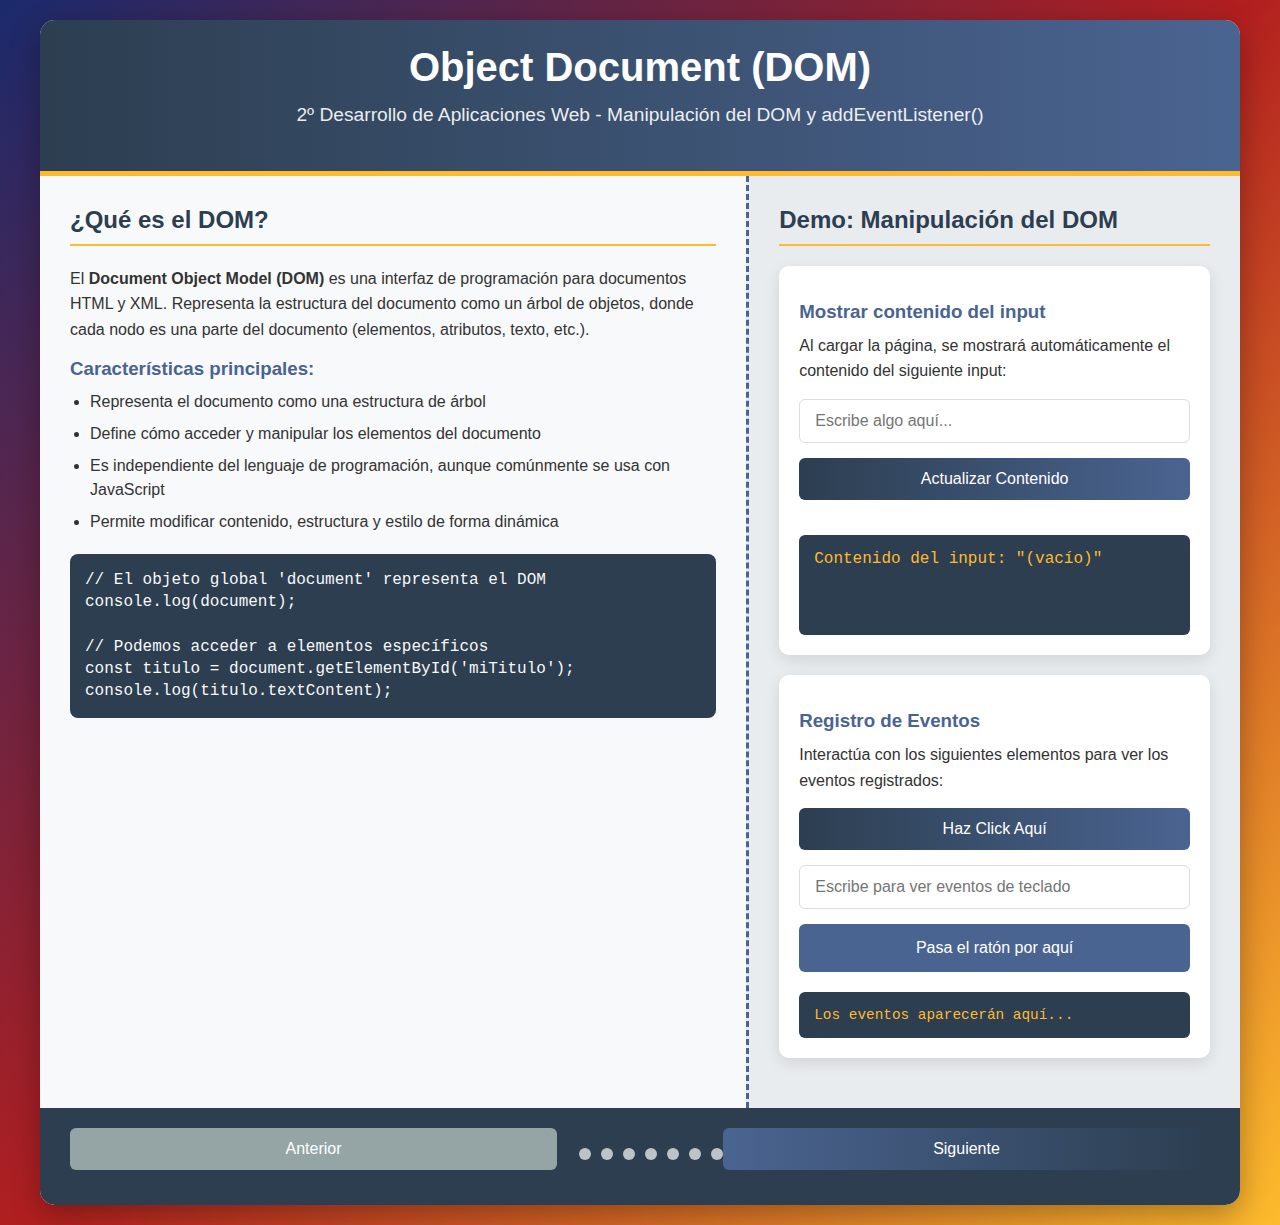
<file: index.html>
<!DOCTYPE html>
<html lang="es">
<head>
    <meta charset="UTF-8">
    <meta name="viewport" content="width=device-width, initial-scale=1.0">
    <title>Object Document (DOM) - 2º DAW</title>
    <style>
        * {
            margin: 0;
            padding: 0;
            box-sizing: border-box;
            font-family: 'Segoe UI', Tahoma, Geneva, Verdana, sans-serif;
        }
        
        body {
            background: linear-gradient(135deg, #1a2a6c, #b21f1f, #fdbb2d);
            color: #333;
            min-height: 100vh;
            padding: 20px;
        }
        
        .container {
            max-width: 1200px;
            margin: 0 auto;
            background-color: rgba(255, 255, 255, 0.95);
            border-radius: 15px;
            box-shadow: 0 10px 30px rgba(0, 0, 0, 0.3);
            overflow: hidden;
        }
        
        header {
            background: linear-gradient(to right, #2c3e50, #4a6491);
            color: white;
            padding: 25px;
            text-align: center;
            border-bottom: 5px solid #fdbb2d;
        }
        
        h1 {
            font-size: 2.5rem;
            margin-bottom: 10px;
        }
        
        .subtitle {
            font-size: 1.2rem;
            opacity: 0.9;
        }
        
        .content {
            display: flex;
            min-height: 600px;
        }
        
        .slides-container {
            flex: 3;
            padding: 30px;
            background-color: #f8f9fa;
            overflow-y: auto;
        }
        
        .demo-container {
            flex: 2;
            padding: 30px;
            background-color: #e9ecef;
            border-left: 3px dashed #4a6491;
        }
        
        .slide {
            display: none;
            animation: fadeIn 0.5s ease;
        }
        
        .slide.active {
            display: block;
        }
        
        h2 {
            color: #2c3e50;
            margin-bottom: 20px;
            padding-bottom: 10px;
            border-bottom: 2px solid #fdbb2d;
        }
        
        h3 {
            color: #4a6491;
            margin: 15px 0 10px;
        }
        
        p {
            line-height: 1.6;
            margin-bottom: 15px;
        }
        
        ul, ol {
            margin-left: 20px;
            margin-bottom: 20px;
        }
        
        li {
            margin-bottom: 8px;
            line-height: 1.5;
        }
        
        code {
            background-color: #2c3e50;
            color: #fdbb2d;
            padding: 2px 6px;
            border-radius: 4px;
            font-family: 'Courier New', monospace;
        }
        
        .code-block {
            background-color: #2c3e50;
            color: #f8f9fa;
            padding: 15px;
            border-radius: 8px;
            margin: 15px 0;
            overflow-x: auto;
            font-family: 'Courier New', monospace;
            line-height: 1.4;
        }
        
        .demo-box {
            background-color: white;
            padding: 20px;
            border-radius: 10px;
            box-shadow: 0 5px 15px rgba(0, 0, 0, 0.1);
            margin-bottom: 20px;
        }
        
        input, button {
            padding: 12px 15px;
            border-radius: 6px;
            border: 1px solid #ddd;
            font-size: 1rem;
            width: 100%;
            margin-bottom: 15px;
        }
        
        button {
            background: linear-gradient(to right, #2c3e50, #4a6491);
            color: white;
            border: none;
            cursor: pointer;
            transition: all 0.3s;
        }
        
        button:hover {
            transform: translateY(-2px);
            box-shadow: 0 5px 10px rgba(0, 0, 0, 0.2);
        }
        
        .output {
            background-color: #2c3e50;
            color: #fdbb2d;
            padding: 15px;
            border-radius: 6px;
            min-height: 100px;
            margin-top: 20px;
            font-family: 'Courier New', monospace;
            white-space: pre-wrap;
        }
        
        .navigation {
            display: flex;
            justify-content: space-between;
            padding: 20px 30px;
            background-color: #2c3e50;
        }
        
        .nav-btn {
            background: linear-gradient(to right, #4a6491, #2c3e50);
            color: white;
            border: none;
            padding: 12px 25px;
            border-radius: 6px;
            cursor: pointer;
            font-size: 1rem;
            transition: all 0.3s;
        }
        
        .nav-btn:hover {
            background: linear-gradient(to right, #fdbb2d, #b21f1f);
            transform: translateY(-2px);
        }
        
        .nav-btn:disabled {
            background: #95a5a6;
            cursor: not-allowed;
            transform: none;
        }
        
        .slide-indicators {
            display: flex;
            justify-content: center;
            gap: 10px;
            margin-top: 20px;
        }
        
        .indicator {
            width: 12px;
            height: 12px;
            border-radius: 50%;
            background-color: #bdc3c7;
            cursor: pointer;
        }
        
        .indicator.active {
            background-color: #2c3e50;
        }
        
        @keyframes fadeIn {
            from { opacity: 0; }
            to { opacity: 1; }
        }
        
        .event-log {
            background-color: #2c3e50;
            color: #fdbb2d;
            padding: 15px;
            border-radius: 6px;
            margin-top: 20px;
            max-height: 200px;
            overflow-y: auto;
            font-family: 'Courier New', monospace;
            font-size: 0.9rem;
        }
        
        .event-item {
            margin-bottom: 5px;
            padding-bottom: 5px;
            border-bottom: 1px solid rgba(253, 187, 45, 0.2);
        }
        
        @media (max-width: 900px) {
            .content {
                flex-direction: column;
            }
            
            .demo-container {
                border-left: none;
                border-top: 3px dashed #4a6491;
            }
        }
    </style>
</head>
<body>
    <div class="container">
        <header>
            <h1>Object Document (DOM)</h1>
            <p class="subtitle">2º Desarrollo de Aplicaciones Web - Manipulación del DOM y addEventListener()</p>
        </header>
        
        <div class="content">
            <div class="slides-container">
                <!-- Diapositiva 1 -->
                <div class="slide active" id="slide1">
                    <h2>¿Qué es el DOM?</h2>
                    <p>El <strong>Document Object Model (DOM)</strong> es una interfaz de programación para documentos HTML y XML. Representa la estructura del documento como un árbol de objetos, donde cada nodo es una parte del documento (elementos, atributos, texto, etc.).</p>
                    
                    <h3>Características principales:</h3>
                    <ul>
                        <li>Representa el documento como una estructura de árbol</li>
                        <li>Define cómo acceder y manipular los elementos del documento</li>
                        <li>Es independiente del lenguaje de programación, aunque comúnmente se usa con JavaScript</li>
                        <li>Permite modificar contenido, estructura y estilo de forma dinámica</li>
                    </ul>
                    
                    <div class="code-block">
                        // El objeto global 'document' representa el DOM<br>
                        console.log(document);<br>
                        <br>
                        // Podemos acceder a elementos específicos<br>
                        const titulo = document.getElementById('miTitulo');<br>
                        console.log(titulo.textContent);
                    </div>
                </div>
                
                <!-- Diapositiva 2 -->
                <div class="slide" id="slide2">
                    <h2>Carga del DOM</h2>
                    <p>Es importante esperar a que el DOM esté completamente cargado antes de intentar manipularlo. De lo contrario, nuestros scripts podrían intentar acceder a elementos que aún no existen.</p>
                    
                    <h3>Evento DOMContentLoaded</h3>
                    <p>Este evento se dispara cuando el documento HTML inicial ha sido completamente cargado y parseado, sin esperar a hojas de estilo, imágenes y subframes.</p>
                    
                    <div class="code-block">
                        // Forma correcta: esperar a que el DOM esté listo<br>
                        document.addEventListener('DOMContentLoaded', function() {<br>
                        &nbsp;&nbsp;// Aquí podemos manipular el DOM con seguridad<br>
                        &nbsp;&nbsp;console.log('El DOM está listo!');<br>
                        &nbsp;&nbsp;mostrarContenidoInput();<br>
                        });
                    </div>
                    
                    <h3>Alternativas:</h3>
                    <ul>
                        <li><code>window.onload</code> - Se ejecuta cuando toda la página ha cargado (incluyendo imágenes)</li>
                        <li>Colocar los scripts al final del body</li>
                        <li>Usar el atributo <code>defer</code> en la etiqueta script</li>
                    </ul>
                </div>
                
                <!-- Diapositiva 3 -->
                <div class="slide" id="slide3">
                    <h2>Selección de Elementos</h2>
                    <p>JavaScript proporciona varios métodos para seleccionar elementos del DOM:</p>
                    
                    <h3>Métodos principales:</h3>
                    <ul>
                        <li><code>document.getElementById(id)</code> - Selecciona un elemento por su ID</li>
                        <li><code>document.querySelector(selector)</code> - Selecciona el primer elemento que coincida con el selector CSS</li>
                        <li><code>document.querySelectorAll(selector)</code> - Selecciona todos los elementos que coincidan con el selector CSS</li>
                        <li><code>document.getElementsByClassName(clase)</code> - Selecciona elementos por clase</li>
                        <li><code>document.getElementsByTagName(etiqueta)</code> - Selecciona elementos por nombre de etiqueta</li>
                    </ul>
                    
                    <div class="code-block">
                        // Diferentes formas de seleccionar elementos<br>
                        const elemento1 = document.getElementById('miId');<br>
                        const elemento2 = document.querySelector('.miClase');<br>
                        const elementos = document.querySelectorAll('p');<br>
                        <br>
                        // Podemos encadenar selectores<br>
                        const inputEspecial = document.querySelector('form input[type="text"]');
                    </div>
                </div>
                
                <!-- Diapositiva 4 -->
                <div class="slide" id="slide4">
                    <h2>Manipulación de Contenido</h2>
                    <p>Una vez seleccionados los elementos, podemos modificar su contenido y atributos:</p>
                    
                    <h3>Propiedades útiles:</h3>
                    <ul>
                        <li><code>textContent</code> - Obtiene o establece el contenido de texto</li>
                        <li><code>innerHTML</code> - Obtiene o establece el contenido HTML</li>
                        <li><code>value</code> - Obtiene o establece el valor de elementos de formulario</li>
                        <li><code>setAttribute(nombre, valor)</code> - Establece un atributo</li>
                        <li><code>getAttribute(nombre)</code> - Obtiene el valor de un atributo</li>
                    </ul>
                    
                    <div class="code-block">
                        // Modificar contenido de texto<br>
                        elemento.textContent = 'Nuevo texto';<br>
                        <br>
                        // Modificar contenido HTML (cuidado con seguridad)<br>
                        elemento.innerHTML = '&lt;strong&gt;Texto en negrita&lt;/strong&gt;';<br>
                        <br>
                        // Obtener valor de un input<br>
                        const valorInput = document.getElementById('miInput').value;<br>
                        <br>
                        // Cambiar atributos<br>
                        imagen.setAttribute('src', 'nueva-imagen.jpg');
                    </div>
                </div>
                
                <!-- Diapositiva 5 -->
                <div class="slide" id="slide5">
                    <h2>addEventListener()</h2>
                    <p>El método <code>addEventListener()</code> permite registrar un manejador de eventos para un elemento específico. Es la forma moderna y recomendada de manejar eventos en JavaScript.</p>
                    
                    <h3>Sintaxis:</h3>
                    <div class="code-block">
                        elemento.addEventListener(tipo, manejador, opciones);
                    </div>
                    
                    <h3>Ventajas:</h3>
                    <ul>
                        <li>Permite múltiples manejadores para el mismo evento</li>
                        <li>Ofrece más control sobre la fase de propagación (captura/burbuja)</li>
                        <li>Mejor separación entre estructura (HTML) y comportamiento (JavaScript)</li>
                        <li>Más fácil de mantener y depurar</li>
                    </ul>
                    
                    <div class="code-block">
                        // Ejemplo básico<br>
                        boton.addEventListener('click', function() {<br>
                        &nbsp;&nbsp;alert('Botón clickeado!');<br>
                        });<br>
                        <br>
                        // Con función nombrada (mejor para remover eventos)<br>
                        function manejarClick() {<br>
                        &nbsp;&nbsp;console.log('Click manejado');<br>
                        }<br>
                        boton.addEventListener('click', manejarClick);
                    </div>
                </div>
                
                <!-- Diapositiva 6 -->
                <div class="slide" id="slide6">
                    <h2>Tipos de Eventos Comunes</h2>
                    <p>Existen muchos tipos de eventos que podemos escuchar. Estos son algunos de los más utilizados:</p>
                    
                    <h3>Eventos de ratón:</h3>
                    <ul>
                        <li><code>click</code> - Clic en un elemento</li>
                        <li><code>dblclick</code> - Doble clic</li>
                        <li><code>mouseover</code> - Ratón sobre un elemento</li>
                        <li><code>mouseout</code> - Ratón sale de un elemento</li>
                    </ul>
                    
                    <h3>Eventos de teclado:</h3>
                    <ul>
                        <li><code>keydown</code> - Tecla presionada</li>
                        <li><code>keyup</code> - Tecla liberada</li>
                        <li><code>keypress</code> - Tecla presionada y liberada</li>
                    </ul>
                    
                    <h3>Eventos de formulario:</h3>
                    <ul>
                        <li><code>submit</code> - Formulario enviado</li>
                        <li><code>change</code> - Valor de elemento cambiado</li>
                        <li><code>input</code> - Entrada de usuario en elemento de formulario</li>
                        <li><code>focus</code> - Elemento recibe foco</li>
                        <li><code>blur</code> - Elemento pierde foco</li>
                    </ul>
                </div>
                
                <!-- Diapositiva 7 -->
                <div class="slide" id="slide7">
                    <h2>Objeto Event</h2>
                    <p>Cuando se produce un evento, el navegador crea un objeto <code>Event</code> que contiene información sobre el mismo. Este objeto se pasa automáticamente a la función manejadora.</p>
                    
                    <h3>Propiedades útiles del objeto Event:</h3>
                    <ul>
                        <li><code>target</code> - Elemento que desencadenó el evento</li>
                        <li><code>currentTarget</code> - Elemento que tiene el manejador del evento</li>
                        <li><code>type</code> - Tipo de evento ('click', 'keydown', etc.)</li>
                        <li><code>key</code> - Tecla presionada (para eventos de teclado)</li>
                        <li><code>preventDefault()</code> - Cancela el comportamiento por defecto</li>
                        <li><code>stopPropagation()</code> - Detiene la propagación del evento</li>
                    </ul>
                    
                    <div class="code-block">
                        // Usando el objeto event<br>
                        enlace.addEventListener('click', function(evento) {<br>
                        &nbsp;&nbsp;// Prevenir que el enlace navegue<br>
                        &nbsp;&nbsp;evento.preventDefault();<br>
                        &nbsp;&nbsp;<br>
                        &nbsp;&nbsp;// Saber qué elemento fue clickeado<br>
                        &nbsp;&nbsp;console.log('Elemento clickeado:', evento.target);<br>
                        &nbsp;&nbsp;<br>
                        &nbsp;&nbsp;// Saber qué tecla se presionó (si es evento de teclado)<br>
                        &nbsp;&nbsp;console.log('Tecla:', evento.key);<br>
                        });
                    </div>
                </div>
                
                <!-- Diapositiva 8 -->
                <div class="slide" id="slide8">
                    <h2>Ejemplo Completo: Demo Interactiva</h2>
                    <p>En la siguiente diapositiva veremos una demostración práctica que combina todos los conceptos explicados:</p>
                    
                    <h3>Lo que hace nuestra demo:</h3>
                    <ol>
                        <li>Espera a que el DOM esté completamente cargado</li>
                        <li>Muestra automáticamente el contenido de un input al cargar</li>
                        <li>Permite actualizar el contenido mostrado</li>
                        <li>Registra eventos de diferentes tipos</li>
                        <li>Muestra información sobre los eventos en tiempo real</li>
                    </ol>
                    
                    <h3>Conceptos aplicados:</h3>
                    <ul>
                        <li><code>DOMContentLoaded</code></li>
                        <li>Selección de elementos con <code>querySelector</code></li>
                        <li>Manipulación de contenido con <code>textContent</code> e <code>innerHTML</code></li>
                        <li>Uso de <code>addEventListener</code> para múltiples eventos</li>
                        <li>Manejo del objeto <code>Event</code></li>
                    </ul>
                </div>
            </div>
            
            <div class="demo-container">
                <h2>Demo: Manipulación del DOM</h2>
                
                <div class="demo-box">
                    <h3>Mostrar contenido del input</h3>
                    <p>Al cargar la página, se mostrará automáticamente el contenido del siguiente input:</p>
                    
                    <input type="text" id="demoInput" placeholder="Escribe algo aquí...">
                    <button id="updateBtn">Actualizar Contenido</button>
                    
                    <div class="output" id="contentOutput">
                        El contenido aparecerá aquí...
                    </div>
                </div>
                
                <div class="demo-box">
                    <h3>Registro de Eventos</h3>
                    <p>Interactúa con los siguientes elementos para ver los eventos registrados:</p>
                    
                    <button id="clickBtn">Haz Click Aquí</button>
                    <input type="text" id="keyInput" placeholder="Escribe para ver eventos de teclado">
                    <div id="hoverArea" style="padding: 15px; background-color: #4a6491; color: white; text-align: center; border-radius: 6px; cursor: pointer;">
                        Pasa el ratón por aquí
                    </div>
                    
                    <div class="event-log" id="eventLog">
                        Los eventos aparecerán aquí...
                    </div>
                </div>
            </div>
        </div>
        
        <div class="navigation">
            <button class="nav-btn" id="prevBtn" disabled>Anterior</button>
            
            <div class="slide-indicators">
                <div class="indicator active" data-slide="1"></div>
                <div class="indicator" data-slide="2"></div>
                <div class="indicator" data-slide="3"></div>
                <div class="indicator" data-slide="4"></div>
                <div class="indicator" data-slide="5"></div>
                <div class="indicator" data-slide="6"></div>
                <div class="indicator" data-slide="7"></div>
                <div class="indicator" data-slide="8"></div>
            </div>
            
            <button class="nav-btn" id="nextBtn">Siguiente</button>
        </div>
    </div>

    <script>
        // Esperar a que el DOM esté completamente cargado
        document.addEventListener('DOMContentLoaded', function() {
            // ========== CONFIGURACIÓN DE LA PRESENTACIÓN ==========
            const slides = document.querySelectorAll('.slide');
            const indicators = document.querySelectorAll('.indicator');
            const prevBtn = document.getElementById('prevBtn');
            const nextBtn = document.getElementById('nextBtn');
            let currentSlide = 0;
            
            // Función para mostrar una diapositiva específica
            function showSlide(index) {
                // Ocultar todas las diapositivas
                slides.forEach(slide => slide.classList.remove('active'));
                indicators.forEach(indicator => indicator.classList.remove('active'));
                
                // Mostrar la diapositiva actual
                slides[index].classList.add('active');
                indicators[index].classList.add('active');
                
                // Actualizar estado de los botones
                prevBtn.disabled = index === 0;
                nextBtn.disabled = index === slides.length - 1;
                
                currentSlide = index;
            }
            
            // Event listeners para navegación
            prevBtn.addEventListener('click', () => {
                if (currentSlide > 0) {
                    showSlide(currentSlide - 1);
                }
            });
            
            nextBtn.addEventListener('click', () => {
                if (currentSlide < slides.length - 1) {
                    showSlide(currentSlide + 1);
                }
            });
            
            // Event listeners para indicadores
            indicators.forEach((indicator, index) => {
                indicator.addEventListener('click', () => {
                    showSlide(index);
                });
            });
            
            // ========== DEMO: MANIPULACIÓN DEL DOM ==========
            const demoInput = document.getElementById('demoInput');
            const updateBtn = document.getElementById('updateBtn');
            const contentOutput = document.getElementById('contentOutput');
            const eventLog = document.getElementById('eventLog');
            
            // Función para mostrar el contenido del input
            function mostrarContenidoInput() {
                const contenido = demoInput.value || '(vacío)';
                contentOutput.textContent = `Contenido del input: "${contenido}"`;
            }
            
            // Mostrar contenido al cargar la página
            mostrarContenidoInput();
            
            // Actualizar contenido cuando se hace clic en el botón
            updateBtn.addEventListener('click', mostrarContenidoInput);
            
            // ========== DEMO: REGISTRO DE EVENTOS ==========
            const clickBtn = document.getElementById('clickBtn');
            const keyInput = document.getElementById('keyInput');
            const hoverArea = document.getElementById('hoverArea');
            
            // Función para registrar eventos en el log
            function logEvent(event) {
                const timestamp = new Date().toLocaleTimeString();
                const eventType = event.type;
                let eventDetails = '';
                
                // Información específica según el tipo de evento
                if (event.type === 'keydown' || event.type === 'keyup') {
                    eventDetails = ` - Tecla: "${event.key}"`;
                } else if (event.type === 'click') {
                    eventDetails = ` - Elemento: ${event.target.id || event.target.tagName}`;
                } else if (event.type.startsWith('mouse')) {
                    eventDetails = ` - Coordenadas: (${event.clientX}, ${event.clientY})`;
                }
                
                const logEntry = document.createElement('div');
                logEntry.className = 'event-item';
                logEntry.textContent = `[${timestamp}] ${eventType}${eventDetails}`;
                
                eventLog.prepend(logEntry);
                
                // Limitar el número de entradas en el log
                if (eventLog.children.length > 10) {
                    eventLog.removeChild(eventLog.lastChild);
                }
            }
            
            // Registrar eventos para el botón de clic
            clickBtn.addEventListener('click', logEvent);
            
            // Registrar eventos para el área de hover
            hoverArea.addEventListener('mouseover', logEvent);
            hoverArea.addEventListener('mouseout', logEvent);
            hoverArea.addEventListener('mousemove', logEvent);
            
            // Registrar eventos para el input de teclado
            keyInput.addEventListener('keydown', logEvent);
            keyInput.addEventListener('keyup', logEvent);
            keyInput.addEventListener('focus', logEvent);
            keyInput.addEventListener('blur', logEvent);
            
            // Evento especial: cambiar color al hacer clic en el área de hover
            hoverArea.addEventListener('click', function() {
                const colors = ['#4a6491', '#b21f1f', '#fdbb2d', '#2c3e50', '#27ae60'];
                const randomColor = colors[Math.floor(Math.random() * colors.length)];
                this.style.backgroundColor = randomColor;
            });
        });
    </script>
</body>
</html>
</file>
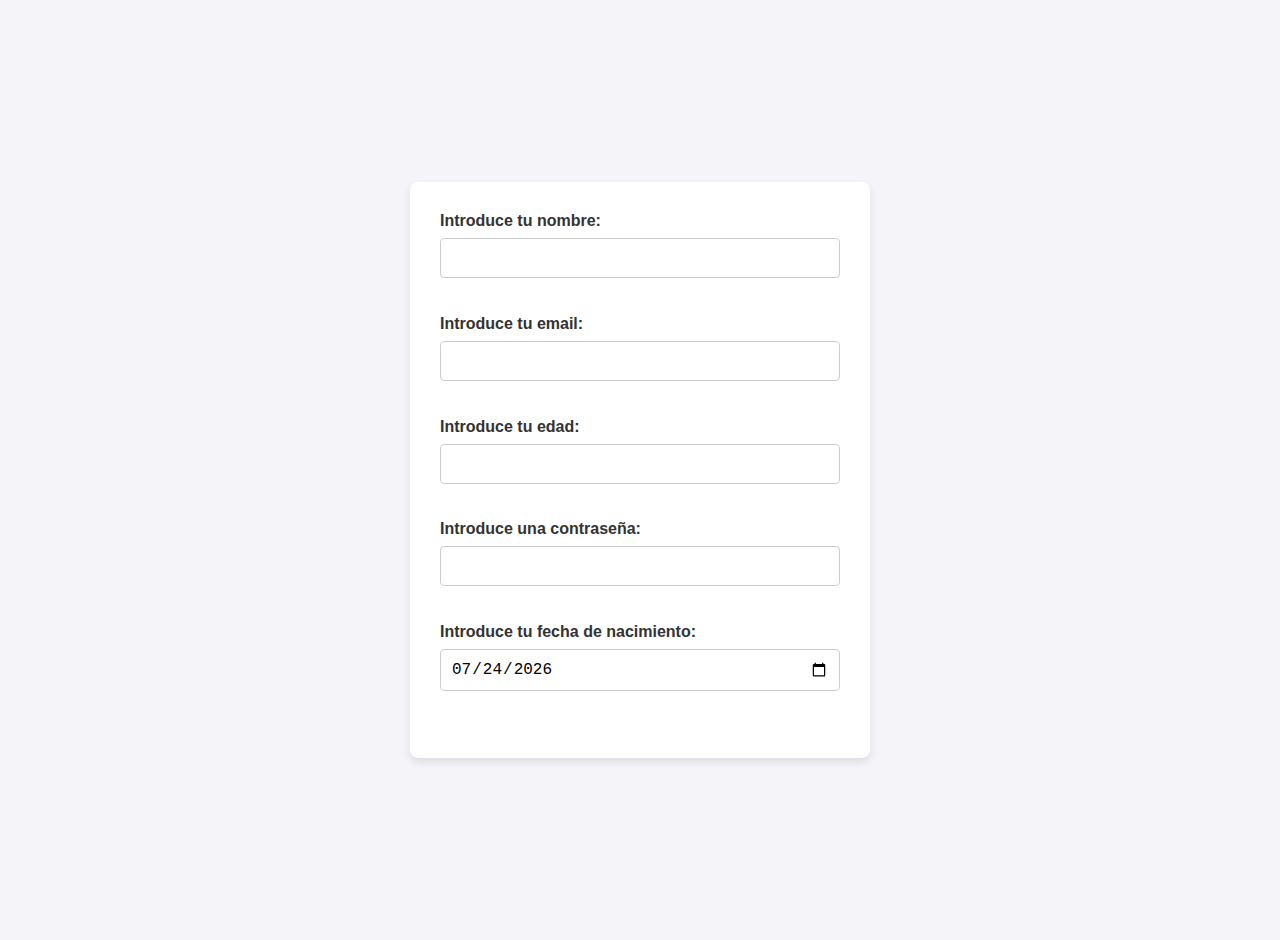
<file: form.html>
<!DOCTYPE html>
<html lang="en">
<head>
    <meta charset="UTF-8">
    <title>Ejercicio formulario</title>
    <link rel="stylesheet" href="assets/styles/form.css">
</head>
<body>

<form>
    <label for="name">Introduce tu nombre: </label>
    <input type="text" id="name">
    <span id="msgName" class="mensaje-validez"></span>

    <label for="email">Introduce tu email: </label>
    <input type="text" id="email">
    <span id="msgEmail" class="mensaje-validez"></span>

    <label for="age">Introduce tu edad: </label>
    <input type="number" id="age" min="18" max="99">
    <span id="msgAge" class="mensaje-validez"></span>

    <label for="password">Introduce una contraseña: </label>
    <input type="password" id="password">
    <span id="msgPassword" class="mensaje-validez"></span>

    <label for="birth">Introduce tu fecha de nacimiento: </label>
    <input type="date" id="birth"> <!--se le puede poner max y min a las fechas también-->
    <span id="msgBirth" class="mensaje-validez"></span>

</form>
<script src="assets/js/form.js"></script>
</body>
</html>

<!--campo de texto-->
<!--campo de número-->
<!--campo de email-->
<!--campo de password-->
<!--calendario-->
<!--cuando se cargue la pagina html, el calendario debe mostrar la fecha actual-->
</file>
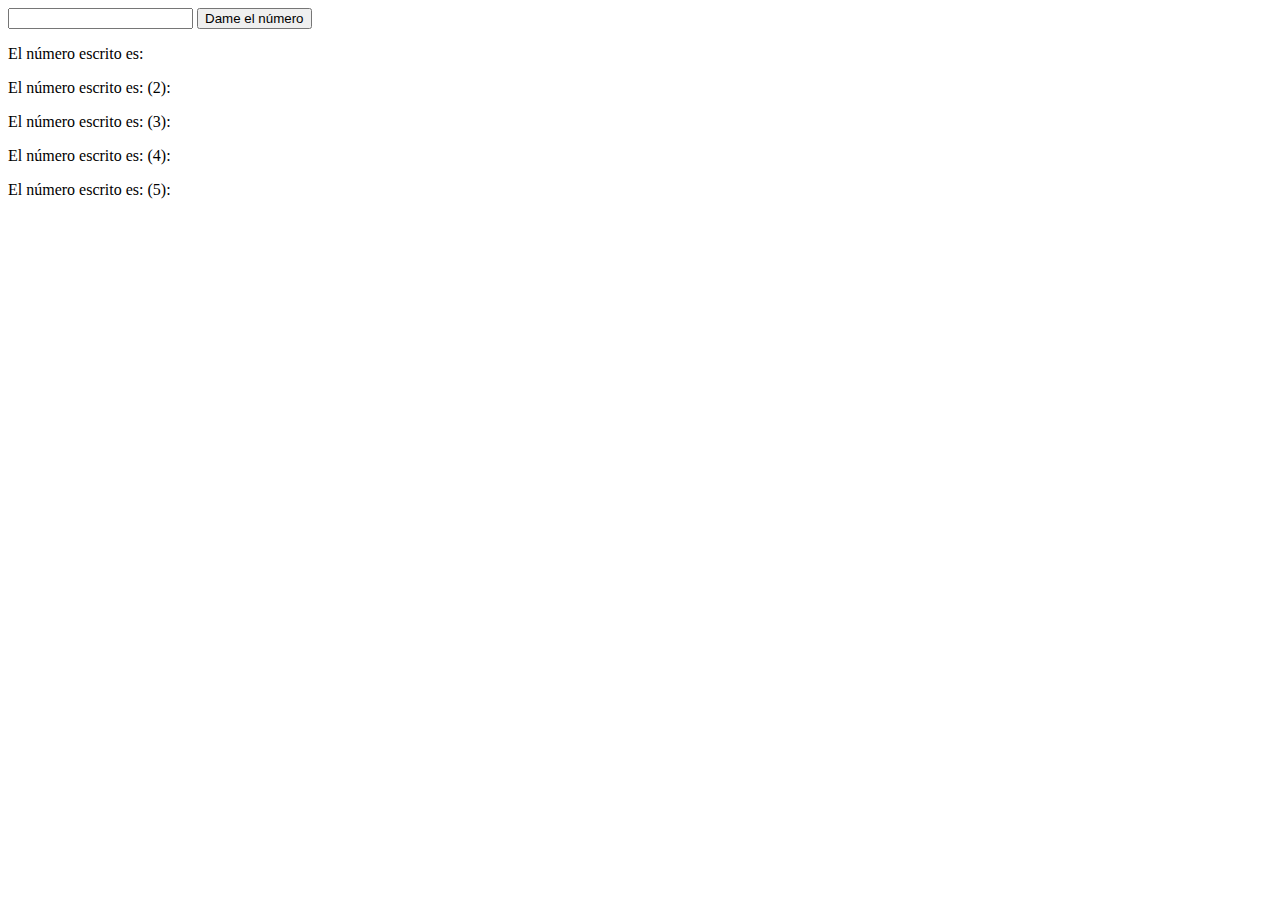
<file: helloworld.html>
<!DOCTYPE html>
<html lang="en">
<head>
    <meta charset="UTF-8">
    <link rel="stylesheet" href="assets/styles/helloworld.css">
    <title>Cómo leer datos de un campo desde JS</title>
</head>
<body>
<input type="text" id="aNumber">
<button id="boton">Dame el número</button>
<p id="1">El número escrito es:</p>
<p id="2">El número escrito es: (2):</p>
<p id="3">El número escrito es: (3):</p>
<p id="4">El número escrito es: (4):</p>
<p id="5">El número escrito es: (5):</p>
<script src="assets/js/helloworld.js"></script>
</body>
</html>
</file>
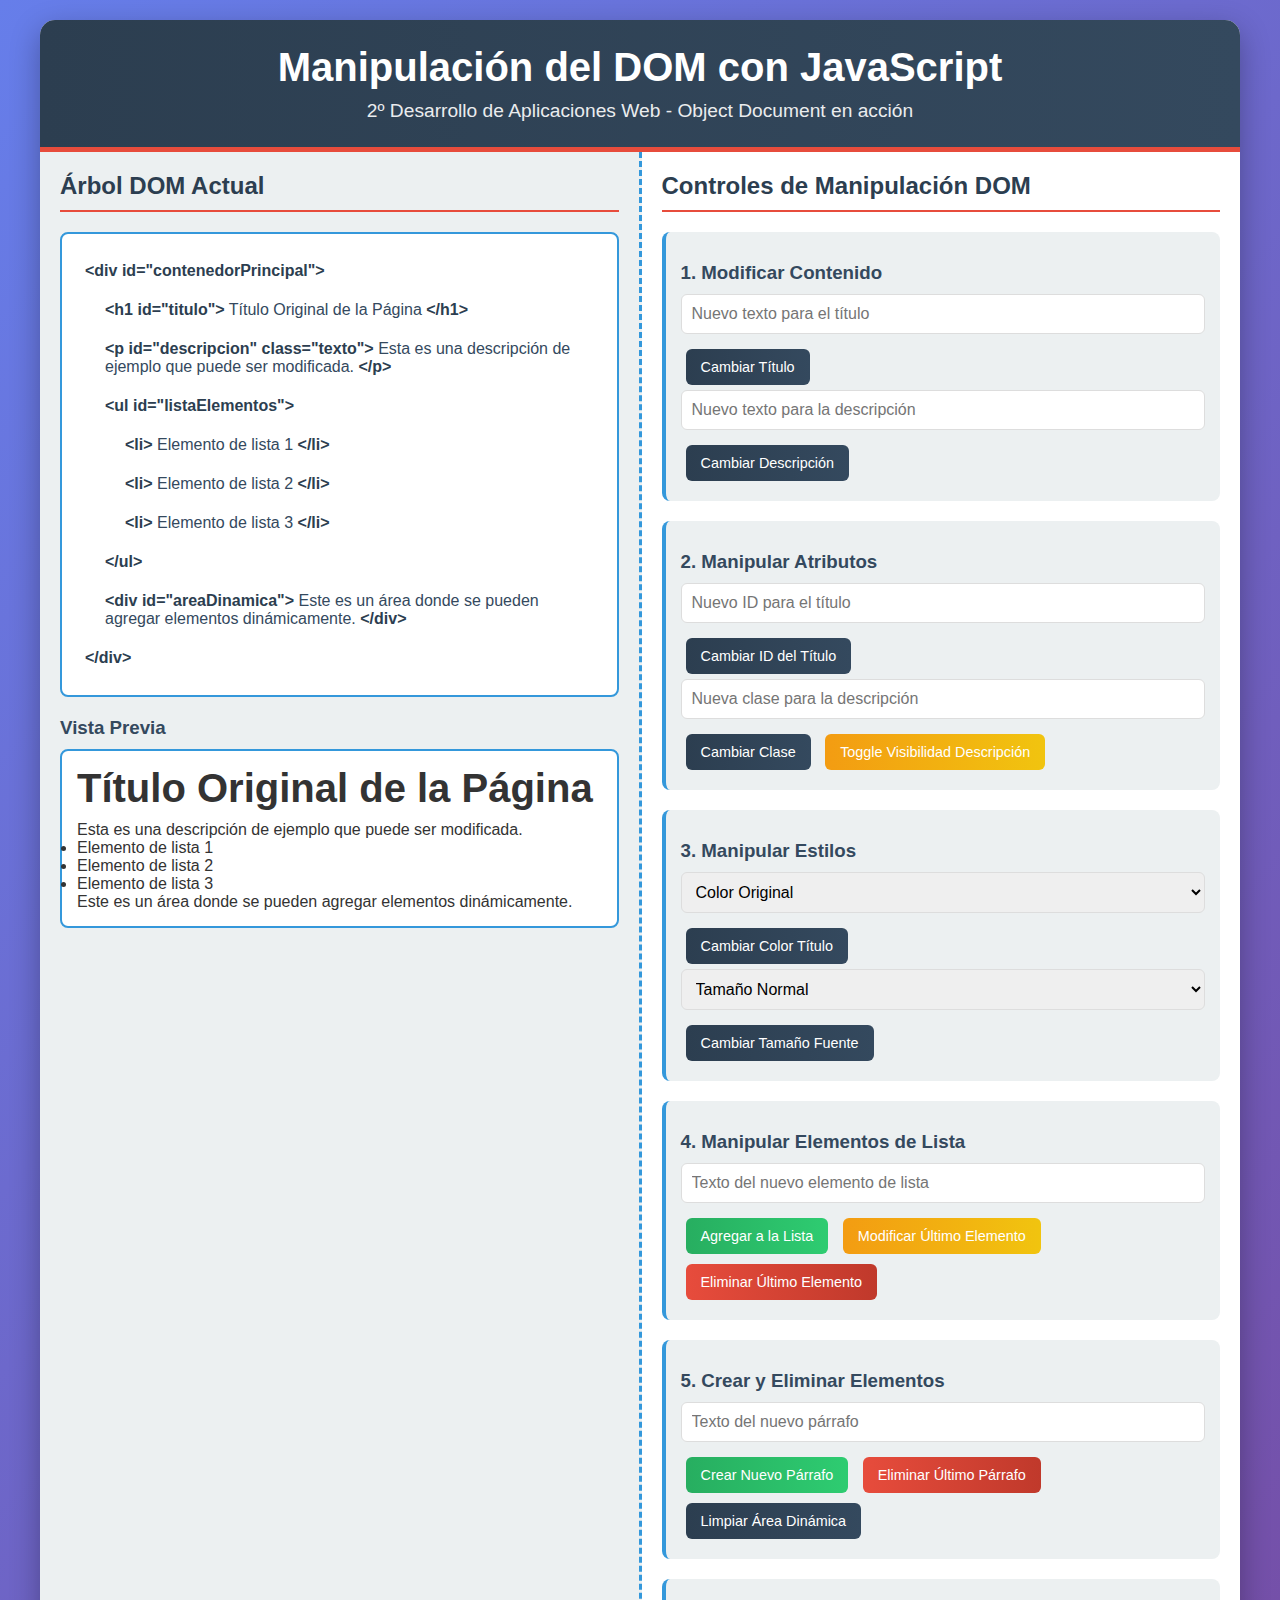
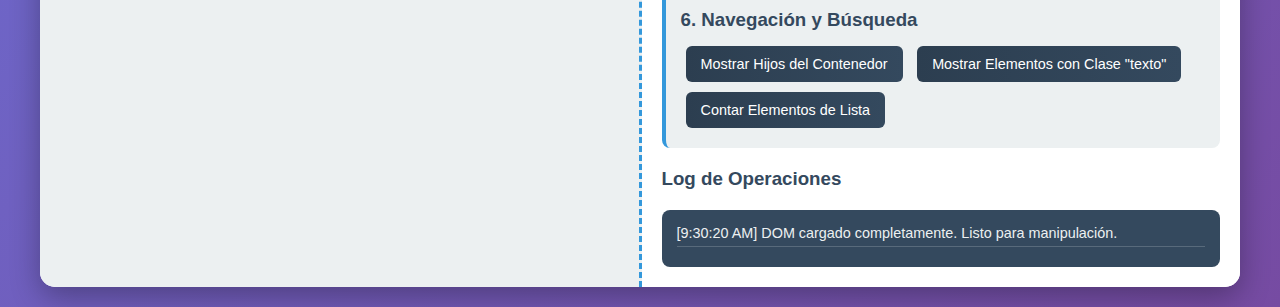
<file: index2.html>
<!DOCTYPE html>
<html lang="es">
<head>
    <meta charset="UTF-8">
    <meta name="viewport" content="width=device-width, initial-scale=1.0">
    <title>Manipulación del DOM - 2º DAW</title>
    <style>
        :root {
            --primary: #2c3e50;
            --secondary: #3498db;
            --accent: #e74c3c;
            --light: #ecf0f1;
            --dark: #34495e;
            --success: #27ae60;
            --warning: #f39c12;
        }
        
        * {
            margin: 0;
            padding: 0;
            box-sizing: border-box;
            font-family: 'Segoe UI', Tahoma, Geneva, Verdana, sans-serif;
        }
        
        body {
            background: linear-gradient(135deg, #667eea 0%, #764ba2 100%);
            color: #333;
            min-height: 100vh;
            padding: 20px;
        }
        
        .container {
            max-width: 1200px;
            margin: 0 auto;
            background-color: rgba(255, 255, 255, 0.95);
            border-radius: 15px;
            box-shadow: 0 10px 30px rgba(0, 0, 0, 0.3);
            overflow: hidden;
        }
        
        header {
            background: linear-gradient(to right, var(--primary), var(--dark));
            color: white;
            padding: 25px;
            text-align: center;
            border-bottom: 5px solid var(--accent);
        }
        
        h1 {
            font-size: 2.5rem;
            margin-bottom: 10px;
        }
        
        .subtitle {
            font-size: 1.2rem;
            opacity: 0.9;
        }
        
        .content {
            display: flex;
            min-height: 600px;
        }
        
        .dom-container {
            flex: 1;
            padding: 20px;
            background-color: var(--light);
            border-right: 3px dashed var(--secondary);
            overflow-y: auto;
        }
        
        .controls-container {
            flex: 1;
            padding: 20px;
            background-color: white;
            overflow-y: auto;
        }
        
        h2 {
            color: var(--primary);
            margin-bottom: 20px;
            padding-bottom: 10px;
            border-bottom: 2px solid var(--accent);
        }
        
        h3 {
            color: var(--dark);
            margin: 15px 0 10px;
        }
        
        .dom-tree {
            background-color: white;
            border: 2px solid var(--secondary);
            border-radius: 8px;
            padding: 15px;
            margin-bottom: 20px;
            min-height: 300px;
        }
        
        .element {
            margin: 5px 0;
            padding: 8px;
            border-radius: 4px;
            transition: all 0.3s;
        }
        
        .element.highlight {
            background-color: rgba(52, 152, 219, 0.2);
            border-left: 4px solid var(--secondary);
        }
        
        .element.modified {
            background-color: rgba(231, 76, 60, 0.1);
            border-left: 4px solid var(--accent);
        }
        
        .element.new {
            background-color: rgba(39, 174, 96, 0.1);
            border-left: 4px solid var(--success);
            animation: pulse 1s;
        }
        
        .tag {
            color: var(--primary);
            font-weight: bold;
        }
        
        .attribute {
            color: var(--accent);
        }
        
        .value {
            color: var(--success);
        }
        
        .content-text {
            color: var(--dark);
        }
        
        .control-group {
            background-color: var(--light);
            padding: 15px;
            border-radius: 8px;
            margin-bottom: 20px;
            border-left: 4px solid var(--secondary);
        }
        
        .btn {
            background: linear-gradient(to right, var(--primary), var(--dark));
            color: white;
            border: none;
            padding: 10px 15px;
            border-radius: 6px;
            cursor: pointer;
            margin: 5px;
            transition: all 0.3s;
            font-size: 0.9rem;
        }
        
        .btn:hover {
            transform: translateY(-2px);
            box-shadow: 0 5px 10px rgba(0, 0, 0, 0.2);
        }
        
        .btn-success {
            background: linear-gradient(to right, var(--success), #2ecc71);
        }
        
        .btn-warning {
            background: linear-gradient(to right, var(--warning), #f1c40f);
        }
        
        .btn-danger {
            background: linear-gradient(to right, var(--accent), #c0392b);
        }
        
        input, select {
            padding: 10px;
            border-radius: 6px;
            border: 1px solid #ddd;
            font-size: 1rem;
            width: 100%;
            margin-bottom: 10px;
        }
        
        .code-block {
            background-color: var(--dark);
            color: var(--light);
            padding: 15px;
            border-radius: 8px;
            margin: 15px 0;
            overflow-x: auto;
            font-family: 'Courier New', monospace;
            line-height: 1.4;
            font-size: 0.9rem;
        }
        
        .log {
            background-color: var(--dark);
            color: var(--light);
            padding: 15px;
            border-radius: 8px;
            margin-top: 20px;
            max-height: 200px;
            overflow-y: auto;
            font-family: 'Courier New', monospace;
            font-size: 0.9rem;
        }
        
        .log-item {
            margin-bottom: 5px;
            padding-bottom: 5px;
            border-bottom: 1px solid rgba(236, 240, 241, 0.2);
        }
        
        @keyframes pulse {
            0% { transform: scale(1); }
            50% { transform: scale(1.02); }
            100% { transform: scale(1); }
        }
        
        @media (max-width: 900px) {
            .content {
                flex-direction: column;
            }
            
            .dom-container {
                border-right: none;
                border-bottom: 3px dashed var(--secondary);
            }
        }
    </style>
</head>
<body>
    <div class="container">
        <header>
            <h1>Manipulación del DOM con JavaScript</h1>
            <p class="subtitle">2º Desarrollo de Aplicaciones Web - Object Document en acción</p>
        </header>
        
        <div class="content">
            <div class="dom-container">
                <h2>Árbol DOM Actual</h2>
                <div class="dom-tree" id="domTree">
                    <!-- Este contenido será generado dinámicamente -->
                    <div class="element">
                        <span class="tag">&lt;div id="contenedorPrincipal"&gt;</span>
                    </div>
                    <div class="element" style="margin-left: 20px;">
                        <span class="tag">&lt;h1 id="titulo"&gt;</span>
                        <span class="content-text">Título Original de la Página</span>
                        <span class="tag">&lt;/h1&gt;</span>
                    </div>
                    <div class="element" style="margin-left: 20px;">
                        <span class="tag">&lt;p id="descripcion" class="texto"&gt;</span>
                        <span class="content-text">Esta es una descripción de ejemplo que puede ser modificada.</span>
                        <span class="tag">&lt;/p&gt;</span>
                    </div>
                    <div class="element" style="margin-left: 20px;">
                        <span class="tag">&lt;ul id="listaElementos"&gt;</span>
                    </div>
                    <div class="element" style="margin-left: 40px;">
                        <span class="tag">&lt;li&gt;</span>
                        <span class="content-text">Elemento de lista 1</span>
                        <span class="tag">&lt;/li&gt;</span>
                    </div>
                    <div class="element" style="margin-left: 40px;">
                        <span class="tag">&lt;li&gt;</span>
                        <span class="content-text">Elemento de lista 2</span>
                        <span class="tag">&lt;/li&gt;</span>
                    </div>
                    <div class="element" style="margin-left: 40px;">
                        <span class="tag">&lt;li&gt;</span>
                        <span class="content-text">Elemento de lista 3</span>
                        <span class="tag">&lt;/li&gt;</span>
                    </div>
                    <div class="element" style="margin-left: 20px;">
                        <span class="tag">&lt;/ul&gt;</span>
                    </div>
                    <div class="element" style="margin-left: 20px;">
                        <span class="tag">&lt;div id="areaDinamica"&gt;</span>
                        <span class="content-text">Este es un área donde se pueden agregar elementos dinámicamente.</span>
                        <span class="tag">&lt;/div&gt;</span>
                    </div>
                    <div class="element">
                        <span class="tag">&lt;/div&gt;</span>
                    </div>
                </div>
                
                <h3>Vista Previa</h3>
                <div id="vistaPrevia" style="background: white; padding: 15px; border-radius: 8px; border: 2px solid #3498db;">
                    <div id="contenedorPrincipal">
                        <h1 id="titulo">Título Original de la Página</h1>
                        <p id="descripcion" class="texto">Esta es una descripción de ejemplo que puede ser modificada.</p>
                        <ul id="listaElementos">
                            <li>Elemento de lista 1</li>
                            <li>Elemento de lista 2</li>
                            <li>Elemento de lista 3</li>
                        </ul>
                        <div id="areaDinamica">
                            Este es un área donde se pueden agregar elementos dinámicamente.
                        </div>
                    </div>
                </div>
            </div>
            
            <div class="controls-container">
                <h2>Controles de Manipulación DOM</h2>
                
                <div class="control-group">
                    <h3>1. Modificar Contenido</h3>
                    <input type="text" id="nuevoTitulo" placeholder="Nuevo texto para el título">
                    <button class="btn" onclick="cambiarTitulo()">Cambiar Título</button>
                    
                    <input type="text" id="nuevaDescripcion" placeholder="Nuevo texto para la descripción">
                    <button class="btn" onclick="cambiarDescripcion()">Cambiar Descripción</button>
                </div>
                
                <div class="control-group">
                    <h3>2. Manipular Atributos</h3>
                    <input type="text" id="nuevoId" placeholder="Nuevo ID para el título">
                    <button class="btn" onclick="cambiarIdTitulo()">Cambiar ID del Título</button>
                    
                    <input type="text" id="nuevaClase" placeholder="Nueva clase para la descripción">
                    <button class="btn" onclick="cambiarClaseDescripcion()">Cambiar Clase</button>
                    
                    <button class="btn btn-warning" onclick="toggleVisibilidadDescripcion()">Toggle Visibilidad Descripción</button>
                </div>
                
                <div class="control-group">
                    <h3>3. Manipular Estilos</h3>
                    <select id="colorTitulo">
                        <option value="#2c3e50">Color Original</option>
                        <option value="#e74c3c">Rojo</option>
                        <option value="#3498db">Azul</option>
                        <option value="#27ae60">Verde</option>
                        <option value="#f39c12">Naranja</option>
                    </select>
                    <button class="btn" onclick="cambiarColorTitulo()">Cambiar Color Título</button>
                    
                    <select id="tamanioFuente">
                        <option value="16px">Tamaño Normal</option>
                        <option value="20px">Grande</option>
                        <option value="24px">Más Grande</option>
                        <option value="12px">Pequeño</option>
                    </select>
                    <button class="btn" onclick="cambiarTamanioFuente()">Cambiar Tamaño Fuente</button>
                </div>
                
                <div class="control-group">
                    <h3>4. Manipular Elementos de Lista</h3>
                    <input type="text" id="nuevoElementoLista" placeholder="Texto del nuevo elemento de lista">
                    <button class="btn btn-success" onclick="agregarElementoLista()">Agregar a la Lista</button>
                    <button class="btn btn-warning" onclick="modificarUltimoElemento()">Modificar Último Elemento</button>
                    <button class="btn btn-danger" onclick="eliminarUltimoElemento()">Eliminar Último Elemento</button>
                </div>
                
                <div class="control-group">
                    <h3>5. Crear y Eliminar Elementos</h3>
                    <input type="text" id="textoNuevoParrafo" placeholder="Texto del nuevo párrafo">
                    <button class="btn btn-success" onclick="crearNuevoParrafo()">Crear Nuevo Párrafo</button>
                    <button class="btn btn-danger" onclick="eliminarUltimoParrafo()">Eliminar Último Párrafo</button>
                    
                    <button class="btn" onclick="limpiarAreaDinamica()">Limpiar Área Dinámica</button>
                </div>
                
                <div class="control-group">
                    <h3>6. Navegación y Búsqueda</h3>
                    <button class="btn" onclick="mostrarHijosContenedor()">Mostrar Hijos del Contenedor</button>
                    <button class="btn" onclick="mostrarElementosPorClase()">Mostrar Elementos con Clase "texto"</button>
                    <button class="btn" onclick="contarElementosLista()">Contar Elementos de Lista</button>
                </div>
                
                <h3>Log de Operaciones</h3>
                <div class="log" id="logOperaciones">
                    <!-- Aquí se mostrarán las operaciones realizadas -->
                </div>
            </div>
        </div>
    </div>

    <script>
        // Esperar a que el DOM esté completamente cargado
        document.addEventListener('DOMContentLoaded', function() {
            logOperacion('DOM cargado completamente. Listo para manipulación.');
            
            // Resaltar elementos en el árbol DOM al hacer hover en la vista previa
            const elementosVistaPrevia = document.querySelectorAll('#vistaPrevia *');
            elementosVistaPrevia.forEach(elemento => {
                elemento.addEventListener('mouseover', function() {
                    const id = this.id;
                    if (id) {
                        resaltarElementoEnArbol(id);
                    }
                });
                
                elemento.addEventListener('mouseout', function() {
                    quitarResaltadoEnArbol();
                });
            });
        });
        
        // ========== FUNCIONES DE MANIPULACIÓN DEL DOM ==========
        
        // 1. Modificar contenido de elementos
        function cambiarTitulo() {
            const nuevoTitulo = document.getElementById('nuevoTitulo').value;
            if (nuevoTitulo) {
                const titulo = document.getElementById('titulo');
                titulo.textContent = nuevoTitulo;
                actualizarArbolDOM();
                logOperacion(`Título cambiado a: "${nuevoTitulo}"`);
                resaltarElementoModificado('titulo');
            }
        }
        
        function cambiarDescripcion() {
            const nuevaDescripcion = document.getElementById('nuevaDescripcion').value;
            if (nuevaDescripcion) {
                const descripcion = document.getElementById('descripcion');
                descripcion.textContent = nuevaDescripcion;
                actualizarArbolDOM();
                logOperacion(`Descripción cambiada a: "${nuevaDescripcion}"`);
                resaltarElementoModificado('descripcion');
            }
        }
        
        // 2. Manipular atributos
        function cambiarIdTitulo() {
            const nuevoId = document.getElementById('nuevoId').value;
            if (nuevoId) {
                const titulo = document.getElementById('titulo');
                const idAnterior = titulo.id;
                titulo.id = nuevoId;
                actualizarArbolDOM();
                logOperacion(`ID del título cambiado de "${idAnterior}" a "${nuevoId}"`);
                resaltarElementoModificado(nuevoId);
            }
        }
        
        function cambiarClaseDescripcion() {
            const nuevaClase = document.getElementById('nuevaClase').value;
            if (nuevaClase) {
                const descripcion = document.getElementById('descripcion');
                descripcion.className = nuevaClase;
                actualizarArbolDOM();
                logOperacion(`Clase de la descripción cambiada a: "${nuevaClase}"`);
                resaltarElementoModificado('descripcion');
            }
        }
        
        function toggleVisibilidadDescripcion() {
            const descripcion = document.getElementById('descripcion');
            if (descripcion.style.display === 'none') {
                descripcion.style.display = 'block';
                logOperacion('Descripción mostrada');
            } else {
                descripcion.style.display = 'none';
                logOperacion('Descripción ocultada');
            }
            resaltarElementoModificado('descripcion');
        }
        
        // 3. Manipular estilos
        function cambiarColorTitulo() {
            const color = document.getElementById('colorTitulo').value;
            const titulo = document.getElementById('titulo');
            titulo.style.color = color;
            logOperacion(`Color del título cambiado a: ${color}`);
            resaltarElementoModificado('titulo');
        }
        
        function cambiarTamanioFuente() {
            const tamanio = document.getElementById('tamanioFuente').value;
            const descripcion = document.getElementById('descripcion');
            descripcion.style.fontSize = tamanio;
            logOperacion(`Tamaño de fuente de la descripción cambiado a: ${tamanio}`);
            resaltarElementoModificado('descripcion');
        }
        
        // 4. Manipular elementos de lista
        function agregarElementoLista() {
            const texto = document.getElementById('nuevoElementoLista').value;
            if (texto) {
                const lista = document.getElementById('listaElementos');
                const nuevoElemento = document.createElement('li');
                nuevoElemento.textContent = texto;
                lista.appendChild(nuevoElemento);
                actualizarArbolDOM();
                logOperacion(`Elemento agregado a la lista: "${texto}"`);
                resaltarElementoNuevo(nuevoElemento);
            }
        }
        
        function modificarUltimoElemento() {
            const lista = document.getElementById('listaElementos');
            const elementos = lista.getElementsByTagName('li');
            if (elementos.length > 0) {
                const ultimoElemento = elementos[elementos.length - 1];
                const nuevoTexto = prompt('Nuevo texto para el último elemento:', ultimoElemento.textContent);
                if (nuevoTexto !== null) {
                    ultimoElemento.textContent = nuevoTexto;
                    actualizarArbolDOM();
                    logOperacion(`Último elemento de lista modificado: "${nuevoTexto}"`);
                    resaltarElementoModificadoPorElemento(ultimoElemento);
                }
            } else {
                logOperacion('No hay elementos en la lista para modificar');
            }
        }
        
        function eliminarUltimoElemento() {
            const lista = document.getElementById('listaElementos');
            const elementos = lista.getElementsByTagName('li');
            if (elementos.length > 0) {
                const ultimoElemento = elementos[elementos.length - 1];
                const texto = ultimoElemento.textContent;
                lista.removeChild(ultimoElemento);
                actualizarArbolDOM();
                logOperacion(`Elemento eliminado de la lista: "${texto}"`);
            } else {
                logOperacion('No hay elementos en la lista para eliminar');
            }
        }
        
        // 5. Crear y eliminar elementos
        function crearNuevoParrafo() {
            const texto = document.getElementById('textoNuevoParrafo').value;
            if (texto) {
                const areaDinamica = document.getElementById('areaDinamica');
                const nuevoParrafo = document.createElement('p');
                nuevoParrafo.textContent = texto;
                nuevoParrafo.className = 'parrafo-dinamico';
                areaDinamica.appendChild(nuevoParrafo);
                actualizarArbolDOM();
                logOperacion(`Nuevo párrafo creado: "${texto}"`);
                resaltarElementoNuevo(nuevoParrafo);
            }
        }
        
        function eliminarUltimoParrafo() {
            const areaDinamica = document.getElementById('areaDinamica');
            const parrafos = areaDinamica.getElementsByTagName('p');
            if (parrafos.length > 0) {
                const ultimoParrafo = parrafos[parrafos.length - 1];
                const texto = ultimoParrafo.textContent;
                areaDinamica.removeChild(ultimoParrafo);
                actualizarArbolDOM();
                logOperacion(`Último párrafo eliminado: "${texto}"`);
            } else {
                logOperacion('No hay párrafos para eliminar');
            }
        }
        
        function limpiarAreaDinamica() {
            const areaDinamica = document.getElementById('areaDinamica');
            areaDinamica.innerHTML = '<em>Área limpiada. Puedes agregar nuevos elementos.</em>';
            actualizarArbolDOM();
            logOperacion('Área dinámica limpiada');
        }
        
        // 6. Navegación y búsqueda
        function mostrarHijosContenedor() {
            const contenedor = document.getElementById('contenedorPrincipal');
            const hijos = contenedor.children;
            let mensaje = `El contenedor principal tiene ${hijos.length} hijos:\n`;
            
            for (let i = 0; i < hijos.length; i++) {
                mensaje += `- ${hijos[i].tagName}${hijos[i].id ? ` (id: ${hijos[i].id})` : ''}\n`;
            }
            
            logOperacion(mensaje);
        }
        
        function mostrarElementosPorClase() {
            const elementos = document.getElementsByClassName('texto');
            let mensaje = `Se encontraron ${elementos.length} elementos con clase "texto":\n`;
            
            for (let i = 0; i < elementos.length; i++) {
                mensaje += `- ${elementos[i].tagName}${elementos[i].id ? ` (id: ${elementos[i].id})` : ''}\n`;
            }
            
            logOperacion(mensaje);
        }
        
        function contarElementosLista() {
            const lista = document.getElementById('listaElementos');
            const elementos = lista.getElementsByTagName('li');
            logOperacion(`La lista tiene ${elementos.length} elementos`);
        }
        
        // ========== FUNCIONES AUXILIARES ==========
        
        function logOperacion(mensaje) {
            const log = document.getElementById('logOperaciones');
            const logItem = document.createElement('div');
            logItem.className = 'log-item';
            logItem.textContent = `[${new Date().toLocaleTimeString()}] ${mensaje}`;
            log.prepend(logItem);
            
            // Limitar el número de elementos en el log
            if (log.children.length > 10) {
                log.removeChild(log.lastChild);
            }
        }
        
        function resaltarElementoEnArbol(id) {
            const elementos = document.querySelectorAll('.element');
            elementos.forEach(elemento => {
                if (elemento.textContent.includes(`id="${id}"`)) {
                    elemento.classList.add('highlight');
                }
            });
        }
        
        function quitarResaltadoEnArbol() {
            const elementos = document.querySelectorAll('.element');
            elementos.forEach(elemento => {
                elemento.classList.remove('highlight');
            });
        }
        
        function resaltarElementoModificado(id) {
            const elementos = document.querySelectorAll('.element');
            elementos.forEach(elemento => {
                if (elemento.textContent.includes(`id="${id}"`)) {
                    elemento.classList.add('modified');
                    setTimeout(() => {
                        elemento.classList.remove('modified');
                    }, 2000);
                }
            });
        }
        
        function resaltarElementoModificadoPorElemento(elementoDOM) {
            const id = elementoDOM.id;
            if (id) {
                resaltarElementoModificado(id);
            }
        }
        
        function resaltarElementoNuevo(elementoDOM) {
            // Esta función se llamaría después de actualizar el árbol DOM
            // para resaltar el nuevo elemento
            setTimeout(() => {
                const id = elementoDOM.id;
                if (id) {
                    const elementos = document.querySelectorAll('.element');
                    elementos.forEach(elemento => {
                        if (elemento.textContent.includes(`id="${id}"`)) {
                            elemento.classList.add('new');
                            setTimeout(() => {
                                elemento.classList.remove('new');
                            }, 3000);
                        }
                    });
                }
            }, 100);
        }
        
        function actualizarArbolDOM() {
            // En una implementación real, aquí se regeneraría la representación visual del árbol DOM
            // Para esta demo, simplemente simulamos la actualización
            logOperacion('Árbol DOM actualizado visualmente');
        }
    </script>
</body>
</html>
</file>
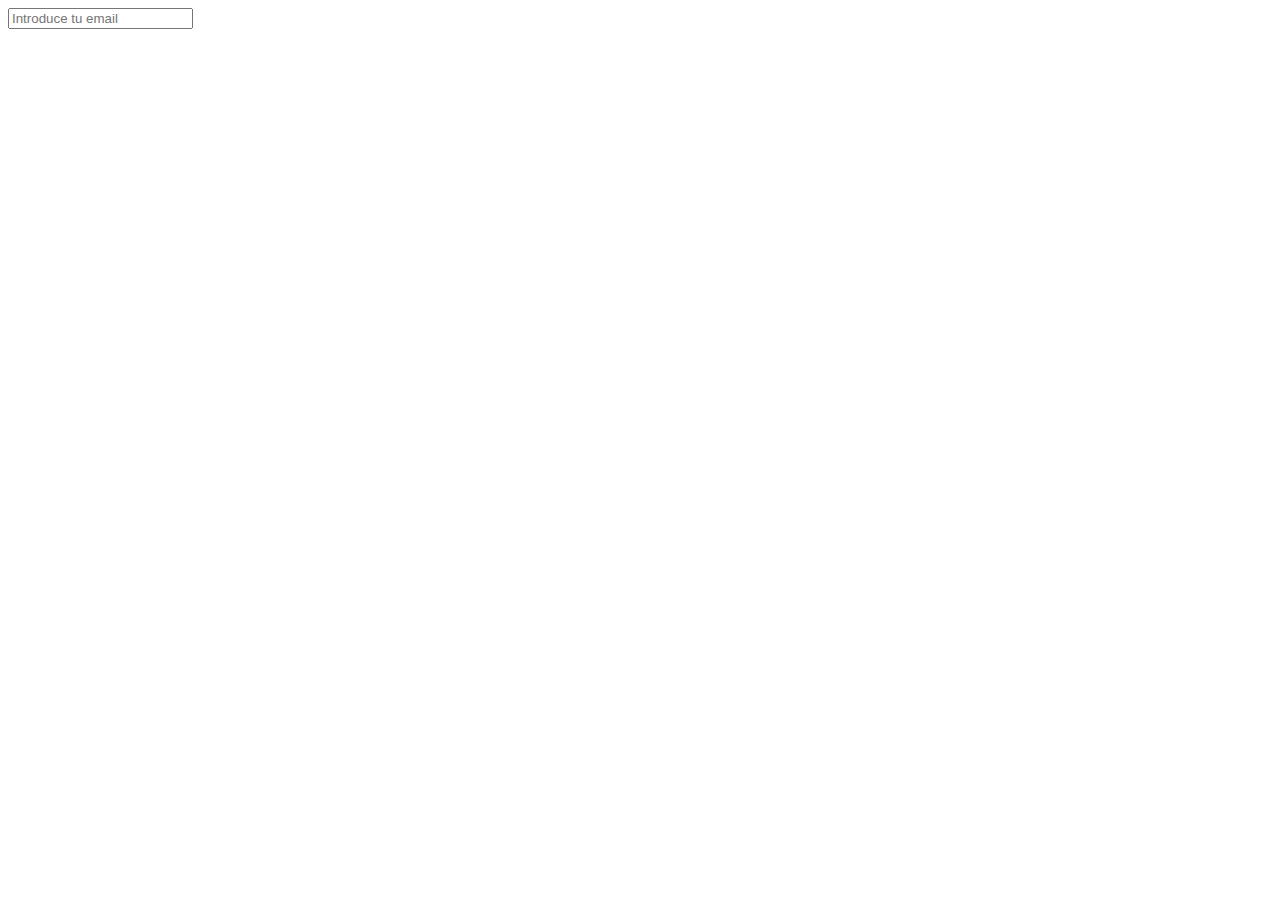
<file: validator.html>
<!DOCTYPE html>
<html lang="en">
<head>
    <meta charset="UTF-8">
    <title>Validador de email</title>
    <link rel="stylesheet" href="assets/styles/validator.css">
</head>
<body>
    <input type="email" id="email" placeholder="Introduce tu email"> 
    <script src="assets/js/validator.js"></script>
</body>
</html>
</file>
<file: assets/styles/form.css>
body {
    font-family: 'Arial', sans-serif;
    background-color: #f4f4f9;
    display: flex;
    justify-content: center;
    align-items: center;
    min-height: 100vh;
    margin: 0;
    padding: 20px;
}

form {
    background-color: #ffffff;
    padding: 30px;
    border-radius: 8px;
    box-shadow: 0 4px 8px rgba(0, 0, 0, 0.1);
    width: 100%;
    max-width: 400px;
}

label {
    display: block;
    margin-bottom: 8px;
    font-weight: bold;
    color: #333;
}

input[type="text"],
input[type="email"],
input[type="password"],
input[type="number"],
input[type="date"],
textarea {
    width: 100%;
    padding: 10px;
    border: 1px solid #ccc;
    border-radius: 4px;
    box-sizing: border-box;
    font-size: 16px;
    transition: border-color 0.3s;
}

input[type="text"]:focus,
input[type="email"]:focus,
input[type="password"]:focus,
textarea:focus {
    border-color: #007bff;
    outline: none;
    box-shadow: 0 0 5px rgba(0, 123, 255, 0.2);
}

input[type=number]::-webkit-outer-spin-button,
input[type=number]::-webkit-inner-spin-button {
    -webkit-appearance: none;
    margin: 0;
}

input[type="submit"] {
    background-color: #007bff;
    color: white;
    padding: 12px 20px;
    border: none;
    border-radius: 4px;
    cursor: pointer;
    font-size: 16px;
    font-weight: bold;
    width: 100%;
    transition: background-color 0.3s ease;
}

input[type="submit"]:hover {
    background-color: #0056b3;
}

h1, h2 {
    text-align: center;
    color: #333;
    margin-bottom: 25px;
}

input.ok {
    border: 1px solid green;
}

input.ko {
    border: 1px solid red;
}

.textok {
    color: green;
}

.textko {
    color: red;
}

.mensaje-validez {
    display: block;
    font-size: 14px;
    min-height: 1.2em;
    margin-bottom: 20px;
}
</file>
<file: assets/styles/helloworld.css>
.danger {
color: red;
}
</file>
<file: assets/styles/validator.css>
.danger {
    border-color: red
}

.ok {
    border-color: green
}

.textok {
    color: green;
}

.textdanger {
    color: red;
}

.borrar {
    display: none;
}
</file>
